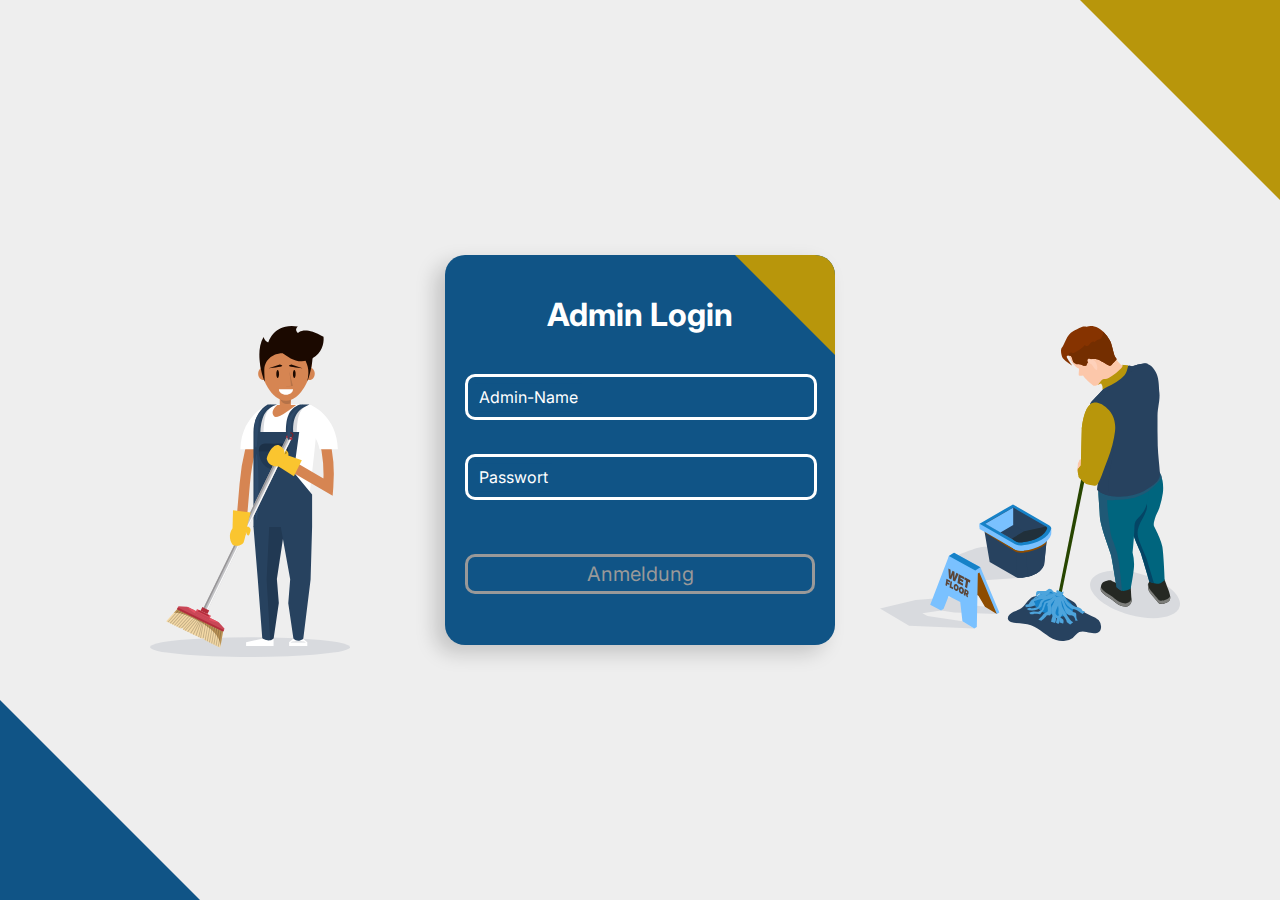
<file: admin/index.html>
<!DOCTYPE html>
<html lang="en">
<head>
    <meta charset="UTF-8">
    <meta name="viewport" content="width=device-width, initial-scale=1.0">
    <link rel="stylesheet" href="style.css">
    <title>Login page</title>
</head>
<body>
    <form action="admin/dashboard.html">
        <div class="box">
            <h2>Admin Login</h2>
            <div class="input-box">
                <input type="text" required id="admin" autocomplete="off">
                <label>Admin-Name</label>
            </div>
            <div class="input-box">
                <input type="password" required id="pass" autocomplete="off">
                <label for="">Passwort</label>
            </div>
            <div class="subm">
                <input type="submit" value="Anmeldung" disabled id="submit" >
            </div>
        </div>
        <div class="claen-1">
            <img src="3.svg">
        </div>
        <div class="claen">
            <img src="SVG/Asset 4.svg" >
        </div>
    </form>
    <script>
        function alter(){
            let admin = document.getElementById("admin").value;
            let pass = document.getElementById("pass").value;
            let submit = document.getElementById("submit");
            if(pass.length >= 8 && admin.length != 0)
            {
                submit.removeAttribute("disabled");
                console.log("pass");
            }
            else
            {
                submit.disabled=true;
            }
        }
        document.getElementById("admin").addEventListener("input" , alter)
        document.getElementById("pass").addEventListener("input" , alter)
    </script>
</body>
</html>
</file>
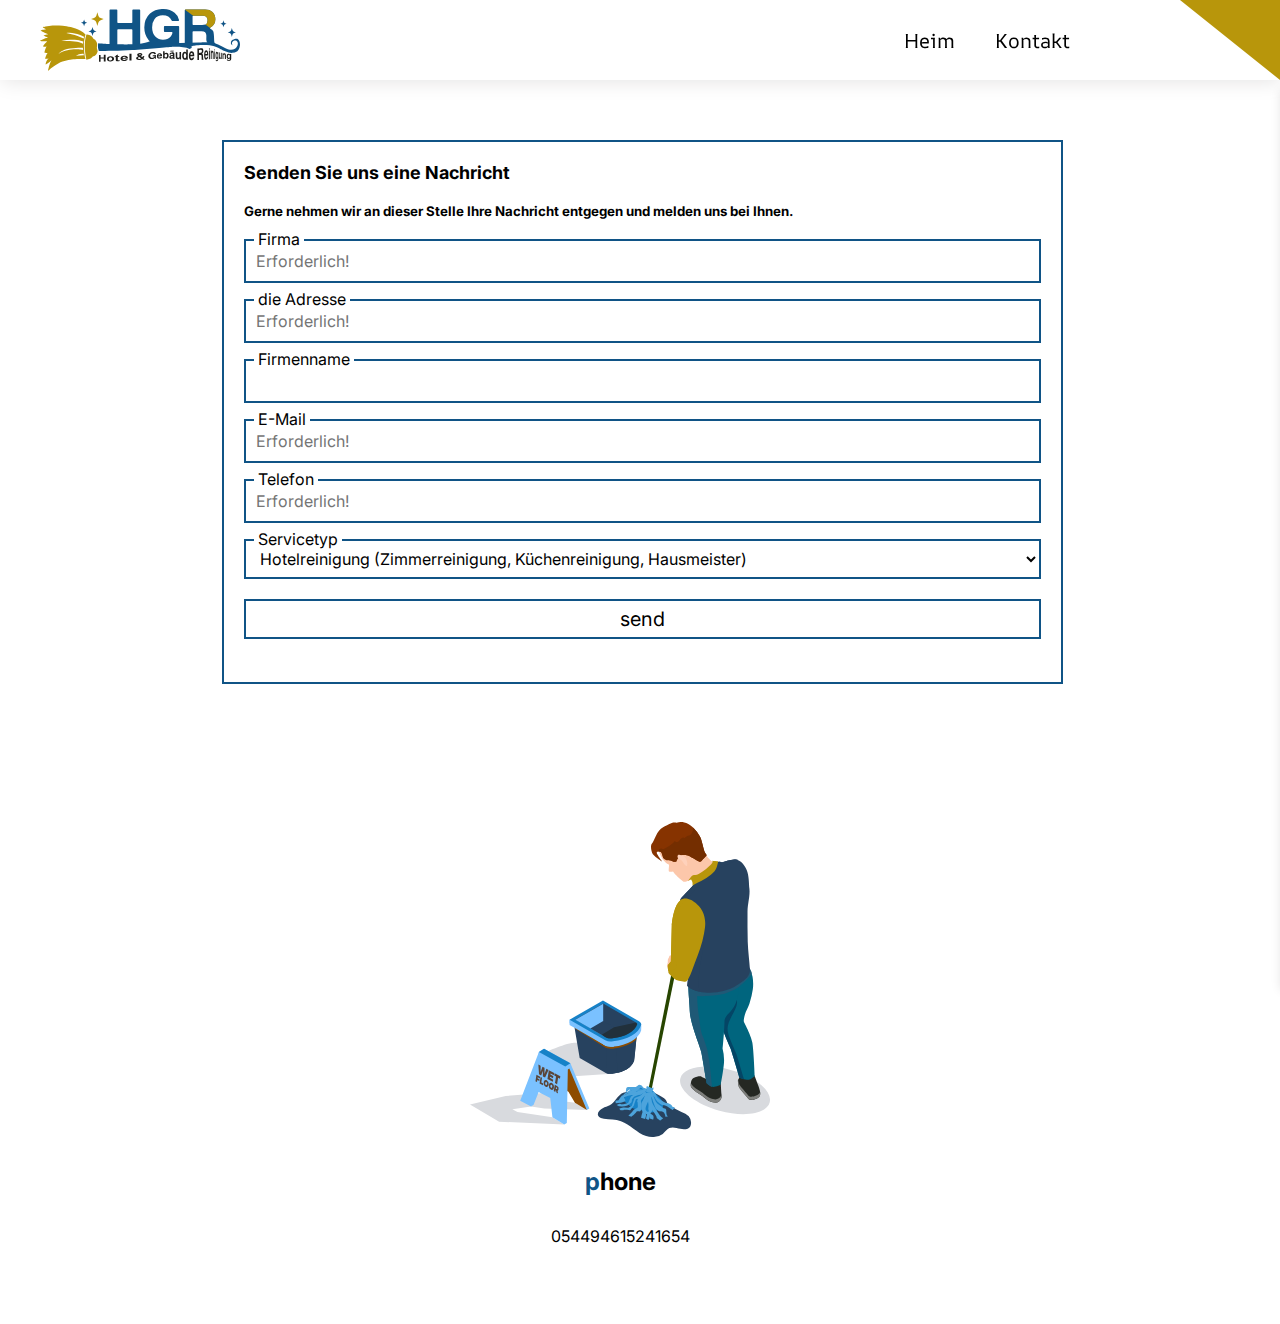
<file: contact.html>
<!DOCTYPE html>
<html lang="en">
<head>
    <meta charset="UTF-8">
    <meta name="viewport" content="width=device-width, initial-scale=1.0">
    <link rel="stylesheet" href="style.css">
    <link rel="stylesheet" href="https://maxst.icons8.com/vue-static/landings/line-awesome/line-awesome/1.3.0/css/line-awesome.min.css">

    <link rel="stylesheet" href="contact.css">
    <title>Document</title>
</head>
<body id="body">
    <input type="checkbox" id="checkbox">
    <header>
        <a href="index.html" class="head">Heim</a>
        <a href="contact.html" class="head">Kontakt</a>
        <!-- <a href="" class="head">Über uns</a> -->
        <a href=""><img src="logo.svg"></a>
        <a href="#" class="mnue" id="mnue"><i class="las la-bars"></i></a>
    </header>
    <div class="menue">
        <a href="index.html">Heim</a>
        <!-- <a href="">Über uns</a> -->
        <a href="contact.html">Kontakt</a>
    </div>
    <main>
        <div class="container">
            <div class="img-contact">
                <img src="Asset 4.svg" alt="">
                <h3>phone</h3>
                <p>054494615241654</p>
            </div>
            <form action="">
                <div class="box-contact">
                    <h6>Senden Sie uns eine Nachricht</h6>
                    <h5>Gerne nehmen wir an dieser Stelle Ihre Nachricht entgegen und melden uns bei Ihnen.</h5>
                    <div class="div-input-contact">
                        <input type="text" placeholder="Erforderlich!" required>
                        <label for="">Firma</label>
                    </div>
                    <div class="div-input-contact">
                        <input type="text" placeholder="Erforderlich!" required>
                        <label for="">die Adresse</label>
                    </div>
                    <div class="div-input-contact">
                        <input type="text" >
                        <label for="">Firmenname</label>
                    </div>
                    <div class="div-input-contact">
                        <input type="email" placeholder="Erforderlich!" required>
                        <label for="">E-Mail</label>
                    </div>
                    <div class="div-input-contact">
                        <input type="number" placeholder="Erforderlich!" required>
                        <label for="">Telefon</label>
                    </div>
                    <div class="div-input-contact">
                        <label for="">Servicetyp</label>
                        <select name="" id="" required>
                            <option value="salem">Hotelreinigung (Zimmerreinigung, Küchenreinigung, Hausmeister)</option>
                            <option value="salem">Schulreinigung (Klassenzimmer, Flure, Badezimmer, Treppen, Aufzüge, Büros)</option>
                            <option value="salem">Kindergartenreinigung (Klassenzimmer, Flure, Badezimmer, Treppen, Aufzüge, Schreibtische)</option>
                            <option value="salem">Reinigung von Regierungs- und Firmengebäuden (Flure, Badezimmer, Treppen, Aufzüge, Büros)</option>
                            <option value="salem">Supermarktreinigung</option>
                            <option value="salem">Ansonsten</option>
                        </select>
                    </div>
                    <div class="div-input-contact">
                        <button>send</button>
                    </div>
                </div>
            </form>
        </div>
    </main>
    <script>
        let mnue = document.getElementById("mnue");
        let checkbox = document.getElementById("checkbox");
        let body = document.getElementById("body");
        mnue.onclick = chang;
        function chang() {
            if (!checkbox.checked) {
                body.style.overflow = "hidden";
            } else {
                body.style.overflow = "scroll";
                body.style.overflowX = "hidden";
            }
            checkbox.toggleAttribute("checked");
        }
    </script>
</body>

</html>
</file>
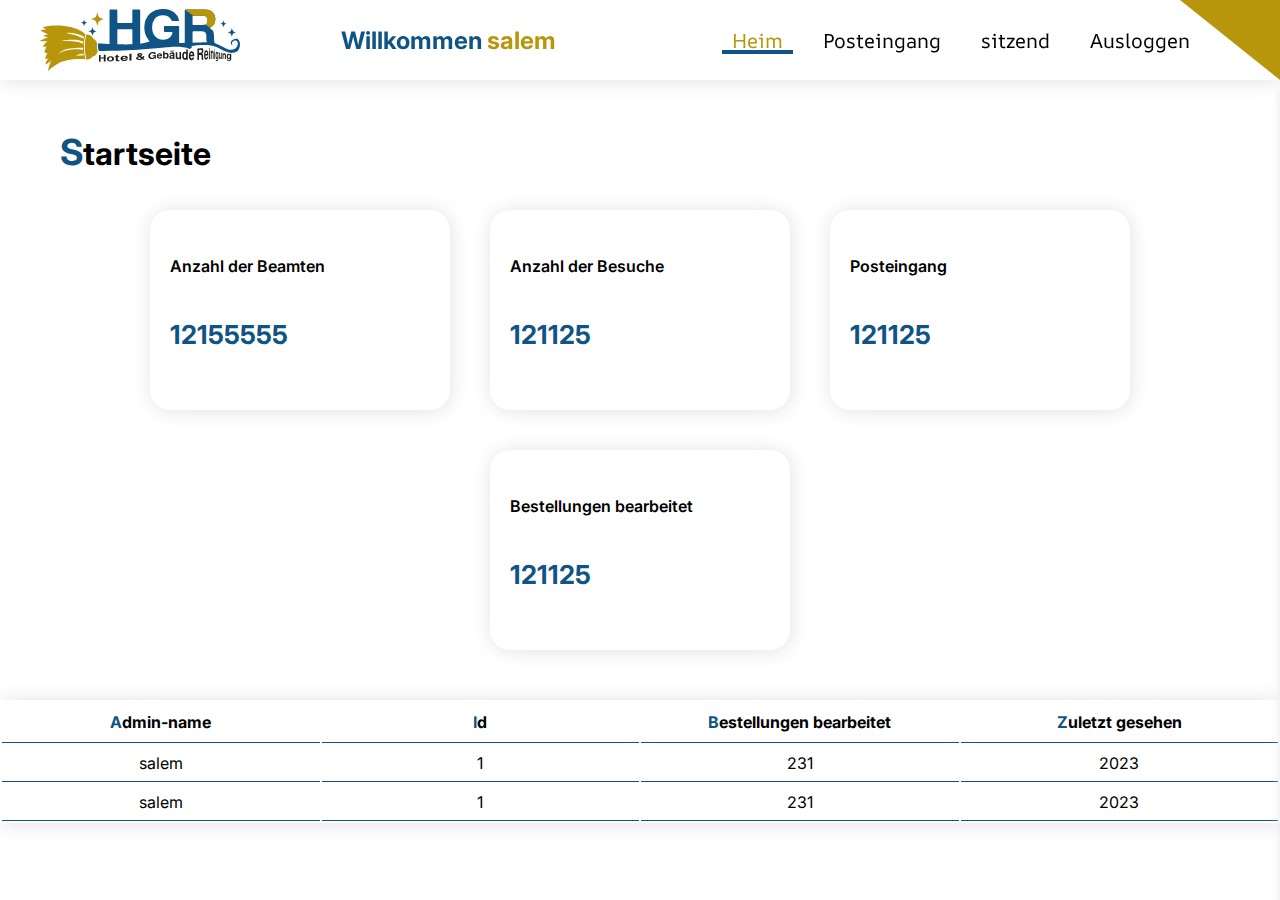
<file: admin/admin/dashboard.html>
<!DOCTYPE html>
<html lang="en">
<head>
    <meta charset="UTF-8">
    <meta name="viewport" content="width=device-width, initial-scale=1.0">
    <link rel="stylesheet" href="style.css">
    <link rel="stylesheet" href="https://maxst.icons8.com/vue-static/landings/line-awesome/line-awesome/1.3.0/css/line-awesome.min.css">
    <title>Dashboard</title>
</head>
<body id="body">
    <input type="checkbox" id="checkbox" >
    <header>
        <b><o style="color: #105486;">Willkommen</o> salem</b>
        <a href="" class="head color"><span ></span>Heim</a>
        <a href="mail.html" class="head">Posteingang</a>
        <a href="setting.html" class="head">sitzend</a>
        <a href="../index.html" class="head">Ausloggen</a>
        <a href=""><img src="logo.svg"></a>
        <a href="#" class="mnue" id="mnue"><i class="las la-bars"></i></a>
    </header>
    <div class="menue">
        <a href="dashboard.html">Heim</a>
        <a href="mail.html">Posteingang</a>
        <a href="setting.html">sitzend</a>
        <a href="../index.html">Ausloggen</a>
    </div>

    <div class="div-box">
        <h2>Startseite</h2>
        <div class="slide">
            <i class="las la-users-cog"></i>
            <p>Anzahl der Beamten</p>
            <h3>12155555</h3>
        </div>
        <div class="slide">
            <i class="las la-users"></i>
            <p>Anzahl der Besuche</p>
            <h3>121125</h3>
        </div>
        <div class="slide">
            <i class="lar la-envelope"></i>
            <p>Posteingang</p>
            <h3>121125</h3>
        </div>
        <div class="slide">
            <i class="las la-exchange-alt"></i>
            <p>Bestellungen bearbeitet</p>
            <h3>121125</h3>
        </div>
    </div>
    <table>
        <tr> <th>Admin-name</th> <th>Id</th> <th>Bestellungen bearbeitet</th> <th>Zuletzt gesehen</th></tr>
        <tr><td>salem</td> <td>1</td> <td>231</td> <td>2023</td></tr>
        <tr><td>salem</td> <td>1</td> <td>231</td> <td>2023</td></tr>
    </table>
    <script>
        let mnue = document.getElementById("mnue");
        let checkbox = document.getElementById("checkbox");
        let body =document.getElementById("body");
        mnue.onclick = chang;
        function chang () {
            if(!checkbox.checked) {
                body.style.overflow = "hidden";
            } else {
                body.style.overflow = "scroll";
                body.style.overflowX = "hidden";
            }
            checkbox.toggleAttribute("checked");
        }
    </script>
</body>
</html>
</file>
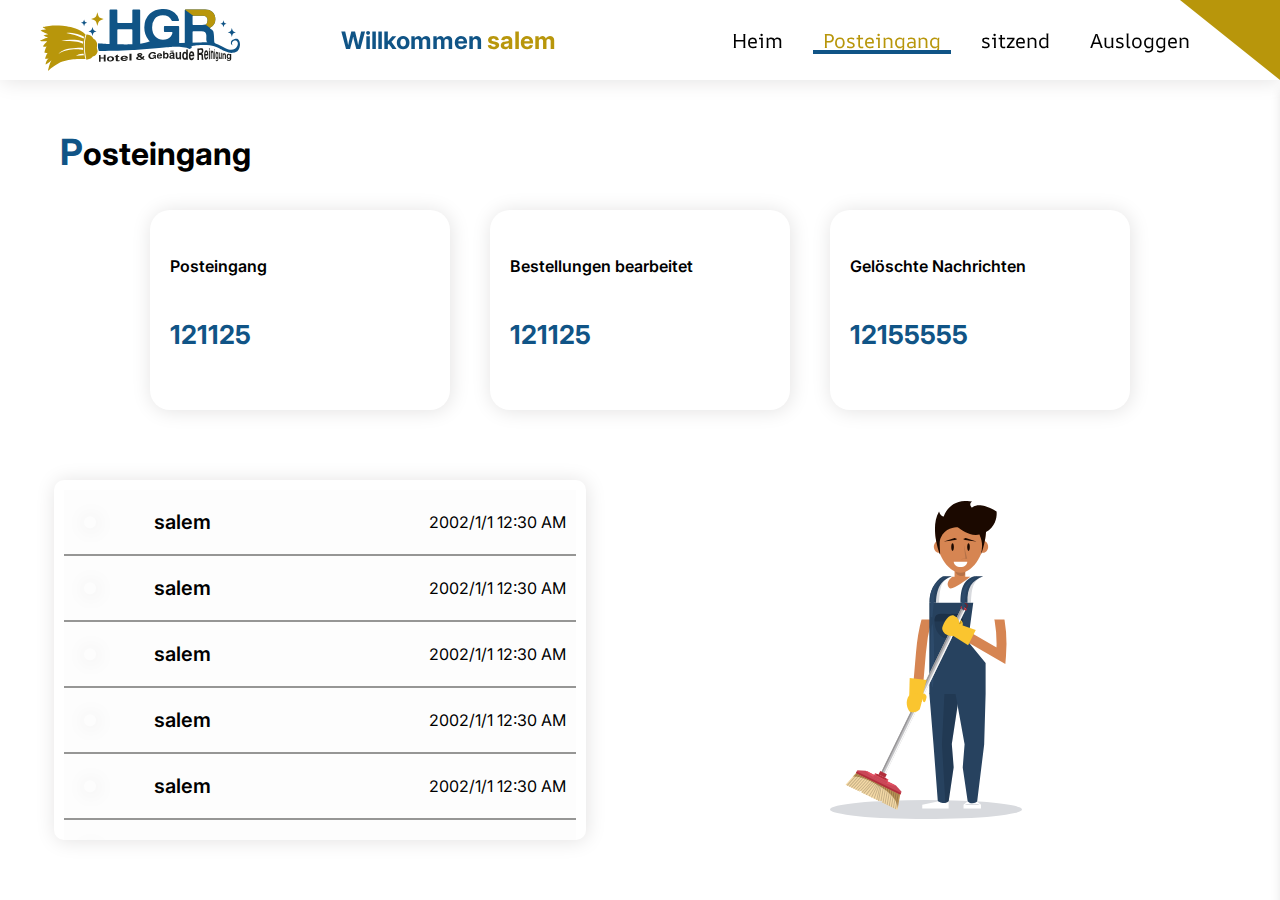
<file: admin/admin/mail.html>
<!DOCTYPE html>
<html lang="en">
<head>
    <meta charset="UTF-8">
    <meta name="viewport" content="width=device-width, initial-scale=1.0">
    <link rel="stylesheet" href="mail.css">
    <link rel="stylesheet" href="style.css">
    <link rel="stylesheet" href="https://maxst.icons8.com/vue-static/landings/line-awesome/line-awesome/1.3.0/css/line-awesome.min.css">
    <title>Document</title>
</head>
<body id="body">
    <input type="checkbox" id="checkbox" >
    <header>
        <b><o style="color: #105486;">Willkommen</o> salem</b>
        <a href="dashboard.html" class="head">Heim</a>
        <a href="mail.html" class="head color"><span ></span>Posteingang</a>
        <a href="setting.html" class="head">sitzend</a>
        <a href="../index.html" class="head">Ausloggen</a>
        <a href=""><img src="logo.svg"></a>
        <a href="#" class="mnue" id="mnue"><i class="las la-bars"></i></a>
    </header>
    <div class="menue">

        <a href="dashboard.html">Heim</a>
        <a href="mail.html">Posteingang</a>
        <a href="setting.html">sitzend</a>
<a href="../index.html">Ausloggen</a>
    </div>


    <div class="div-box">
        <h2>Posteingang</h2>
        <div class="slide">
            <i class="lar la-envelope"></i>
            <p>Posteingang</p>
            <h3>121125</h3>
        </div>
        <div class="slide">
            <i class="las la-exchange-alt"></i>
            <p>Bestellungen bearbeitet</p>
            <h3>121125</h3>
        </div>
        <div class="slide">
            <i class="lar la-trash-alt"></i>
            <p>
                Gelöschte Nachrichten
            </p>
            <h3>12155555</h3>
        </div>
    </div>
    <div class="div-ul">
        <ul type="none" id="ul1">
            <a href="mailll.html"> <li>
                <i class="lar la-envelope"></i>
                <p> salem </p>
                <div class="date">
                    2002/1/1 12:30 AM
                </div>
            </li></a>
            <a href="mailll.html"> <li>
                <i class="lar la-envelope"></i>
                <p> salem </p>
                <div class="date">
                    2002/1/1 12:30 AM
                </div>
            </li></a>
            <a href="mailll.html"> <li>
                <i class="lar la-envelope"></i>
                <p> salem </p>
                <div class="date">
                    2002/1/1 12:30 AM
                </div>
            </li></a>
            <a href="mailll.html"> <li>
                <i class="lar la-envelope"></i>
                <p> salem </p>
                <div class="date">
                    2002/1/1 12:30 AM
                </div>
            </li></a>
            <a href="mailll.html"> <li>
                <i class="lar la-envelope"></i>
                <p> salem </p>
                <div class="date">
                    2002/1/1 12:30 AM
                </div>
            </li></a>
            <a href="mailll.html"> <li>
                <i class="lar la-envelope"></i>
                <p> salem </p>
                <div class="date">
                    2002/1/1 12:30 AM
                </div>
            </li></a>
            <a href="mailll.html"> <li>
                <i class="lar la-envelope"></i>
                <p> salem </p>
                <div class="date">
                    2002/1/1 12:30 AM
                </div>
            </li></a>
            <a href="mailll.html"> <li>
                <i class="lar la-envelope"></i>
                <p> salem </p>
                <div class="date">
                    2002/1/1 12:30 AM
                </div>
            </li></a>
            <a href="mailll.html"> <li>
                <i class="lar la-envelope"></i>
                <p> salem </p>
                <div class="date">
                    2002/1/1 12:30 AM
                </div>
            </li></a>
            <a href="mailll.html"> <li>
                <i class="lar la-envelope"></i>
                <p> salem </p>
                <div class="date">
                    2002/1/1 12:30 AM
                </div>
            </li></a>
            <a href="mailll.html"> <li>
                <i class="lar la-envelope"></i>
                <p> salem </p>
                <div class="date">
                    2002/1/1 12:30 AM
                </div>
            </li></a>
        </ul>
        <div class="div-image">
            <img src="3.svg" alt="">
        </div>
    </div>
    <script>
        var li = Array.from(document.querySelectorAll("#ul li"));
        var li1 = Array.from(document.querySelectorAll("#ul1 li"));
        change(li);
        change(li1);
        function change (li) {
        var n_li = li.length;
        var i = 1;
            li.forEach(x => {
        i++;
        if(i-1 == n_li)
        {
            x.style.border = "none"; 
        }
        });
        }
        li.forEach(x => {
        var n_li = li.length;
        var i = 1;
        i++;
        if(i-1 == n_li)
        {
            x.style.border = "none"; 
        }
        });

    </script>

<script>
    let mnue = document.getElementById("mnue");
    let checkbox = document.getElementById("checkbox");
    let body =document.getElementById("body");
    mnue.onclick = chang;
    function chang () {
        if(!checkbox.checked) {
            body.style.overflow = "hidden";
        } else {
            body.style.overflow = "scroll";
            body.style.overflowX = "hidden";
        }
        checkbox.toggleAttribute("checked");
    }
</script>

</body>
</html>
</file>
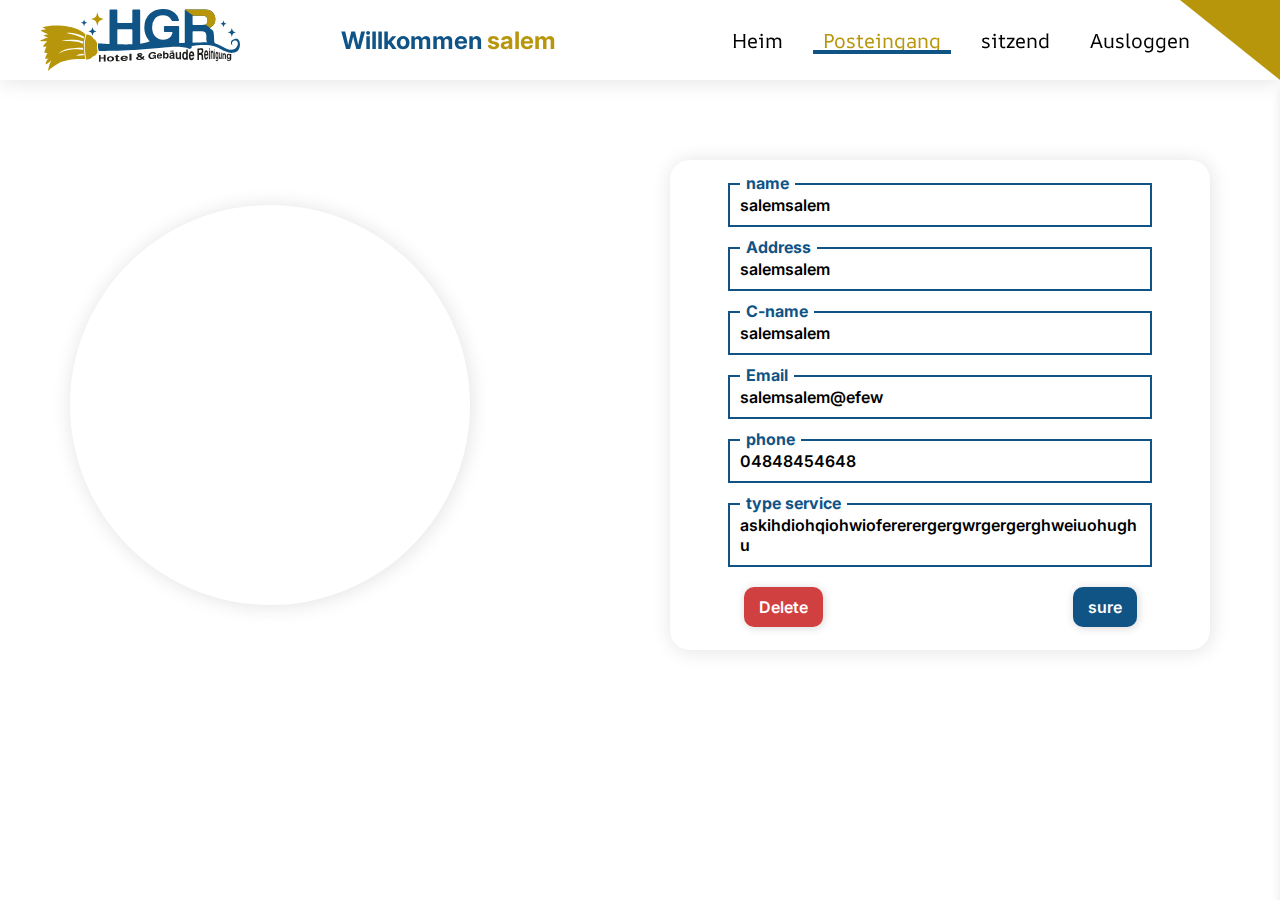
<file: admin/admin/mailll.html>
<!DOCTYPE html>
<html lang="en">
<head>
    <meta charset="UTF-8">
    <meta name="viewport" content="width=device-width, initial-scale=1.0">
    <link rel="stylesheet" href="style.css">
    <link rel="stylesheet" href="https://maxst.icons8.com/vue-static/landings/line-awesome/line-awesome/1.3.0/css/line-awesome.min.css">

    <style>
@import url('https://fonts.googleapis.com/css2?family=AR+One+Sans:wght@600&family=Caprasimo&family=Inter:wght@300;600;900&family=Phudu:wght@800&display=swap');

*{
    font-family: 'AR One Sans', sans-serif;
    font-family: 'Caprasimo', cursive;
    font-family: 'Phudu', cursive; 
    font-family: 'Inter', sans-serif;
    padding: 0;
    margin: 0;
}
body {
    overflow-x: hidden;
}
.div-alter {
    width: 100%;
    top: 120px;
    z-index: 0;
    position: relative;
    display: flex;
    padding-top: 40px;
    padding-bottom: 40px;
    justify-content: center;
    align-items: center;
    gap: 200px;
    flex-wrap: wrap;
}
.div-alter .div-img {
    width: 400px;
    height: 400px;
    display: flex;
    align-items: center;
    justify-content: center;
    border-radius: 50%;
    box-shadow: 1px 1px 20px #e3e2e2 ; 
    flex-direction: column;

}
.div-alter .div-img i {
    font-size: 300px;
    color: #105486;
}

.div-alter .div-input {
    width: 500px;
    height: 450px;
    box-shadow: 1px 1px 20px #e3e2e2 ; 
    display: flex;
    justify-content: center;
    flex-direction: column;
    align-items: center;
    position: relative;
    gap: 20px;
    padding: 20px;
    border-radius: 20px;
    /* padding-bottom: 40px; */
}
.div-alter .div-input .div-name {
    border:2px solid #105486;
    width: 80%;
    height: 40px;
    padding: 0px 10px;
    position: relative;
    display: flex;
    align-items: center;
}
.div-alter .div-input .div-name h4 {
    position: absolute;
    background-color: #fff;
    padding: 0px 6px;
    top: -30%;
    user-select: none;
    pointer-events: none;
    color: #105486;
}
.div-alter .div-input .div-name p {
    font-weight: 600;
    width: 100%;
    /* flex-wrap: wrap; */
    word-wrap: break-word;
}
.div-alter .div-input .div-name:nth-child(6) {
    height: 60px;
}
.div-alter .div-input .div-name:nth-child(6) h4{
    top: -20%;
}
.div-box-box {
    width: 100%;
    height: 40px;
    display: flex;
    justify-content: center;
    align-items: center;
    gap: 50%;
}
.div-box-box a {
    text-decoration: none;
}
.div-box-box a input{
    padding: 10px 15px;
    border: none;
    font-size: 16px;
    font-weight: 600;
    color: #fff;
    background-color: rgb(209, 64, 64);
    border-radius: 10px;
    box-shadow: 1px 1px 10px #d6d6d6 ;
    cursor: pointer;
}
.div-box-box a input:hover {
    opacity: 90%;
}

@media (min-width: 1100px ) and (max-width: 1200px) {
    .div-alter {
        gap: 100px;
    }
}
@media (min-width: 1000px ) and (max-width: 1100px) {
    .div-alter {
        gap: 50px;
    }
}
@media (min-width: 600px ) and (max-width: 1000px) {
    .div-alter .div-img {
        display: none;
    }
}
@media (min-width: 450px ) and (max-width: 600px) {
    .div-alter .div-img {
        display: none;
    }

    .div-alter .div-input {
        width: 80%;
    }

    .div-box-box {
        gap: 25%;
    }
}
@media (min-width: 0px ) and (max-width: 450px) {
    .div-alter .div-img {
        display: none;
    }

    .div-alter .div-input {
        width: 80%;
    }

    .div-box-box {
        gap: 25%;
    }

    .div-alter .div-input .div-name p {
        font-size: 14px;
    }
}

    </style>
    <title>Document</title>
</head>
    <body id="body">
        <input type="checkbox" id="checkbox" >
        <header>
            <b><o style="color: #105486;">Willkommen</o> salem</b>
            <a href="dashboard.html" class="head ">Heim</a>
            <a href="mail.html" class="head color"><span ></span>Posteingang</a>
            <a href="setting.html" class="head ">sitzend</a>
            <a href="../index.html" class="head">Ausloggen</a>
            <a href=""><img src="logo.svg"></a>
            <a href="#" class="mnue" id="mnue"><i class="las la-bars"></i></a>
        </header>
        <div class="menue">
    
            <a href="dashboard.html">Heim</a>
            <a href="mail.html">Posteingang</a>
            <a href="setting.html">sitzend</a>
            <a href="../index.html">Ausloggen</a>
        </div>
    
        <div class="div-alter">
            <div class="div-img">
                <i class="lar la-envelope"></i>
            </div>
            
            <div class="div-input">
                <div class="div-name">
                    <h4>name</h4>
                    <p>salemsalem</p>
                </div>
                <div class="div-name">
                    <h4>Address</h4>
                    <p>salemsalem</p>
                </div>
                <div class="div-name">
                    <h4>C-name</h4>
                    <p>salemsalem</p>
                </div>
                <div class="div-name">
                    <h4>Email</h4>
                    <p>salemsalem@efew</p>
                </div>
                <div class="div-name">
                    <h4>phone</h4>
                    <p>04848454648</p>
                </div>
                <div class="div-name address">
                    <h4>type service</h4>
                    <p>askihdiohqiohwiofererergergwrgergerghweiuohughu</p>
                </div>
                
                <div class="div-box-box">
                    <a href="">
                    <input type="submit" required value="Delete">
                    </a>
                    <a href="">
                    <input type="submit" required value="sure" style="background-color: #105486;">
                    </a>
                </div>
            </div>

        </div>
        <script>
            let mnue = document.getElementById("mnue");
            let checkbox = document.getElementById("checkbox");
            let body =document.getElementById("body");
            mnue.onclick = chang;
            function chang () {
                if(!checkbox.checked) {
                    body.style.overflow = "hidden";
                } else {
                    body.style.overflow = "scroll";
                    body.style.overflowX = "hidden";
                }
                checkbox.toggleAttribute("checked");
            }
        </script>
</body>
</html>
</file>
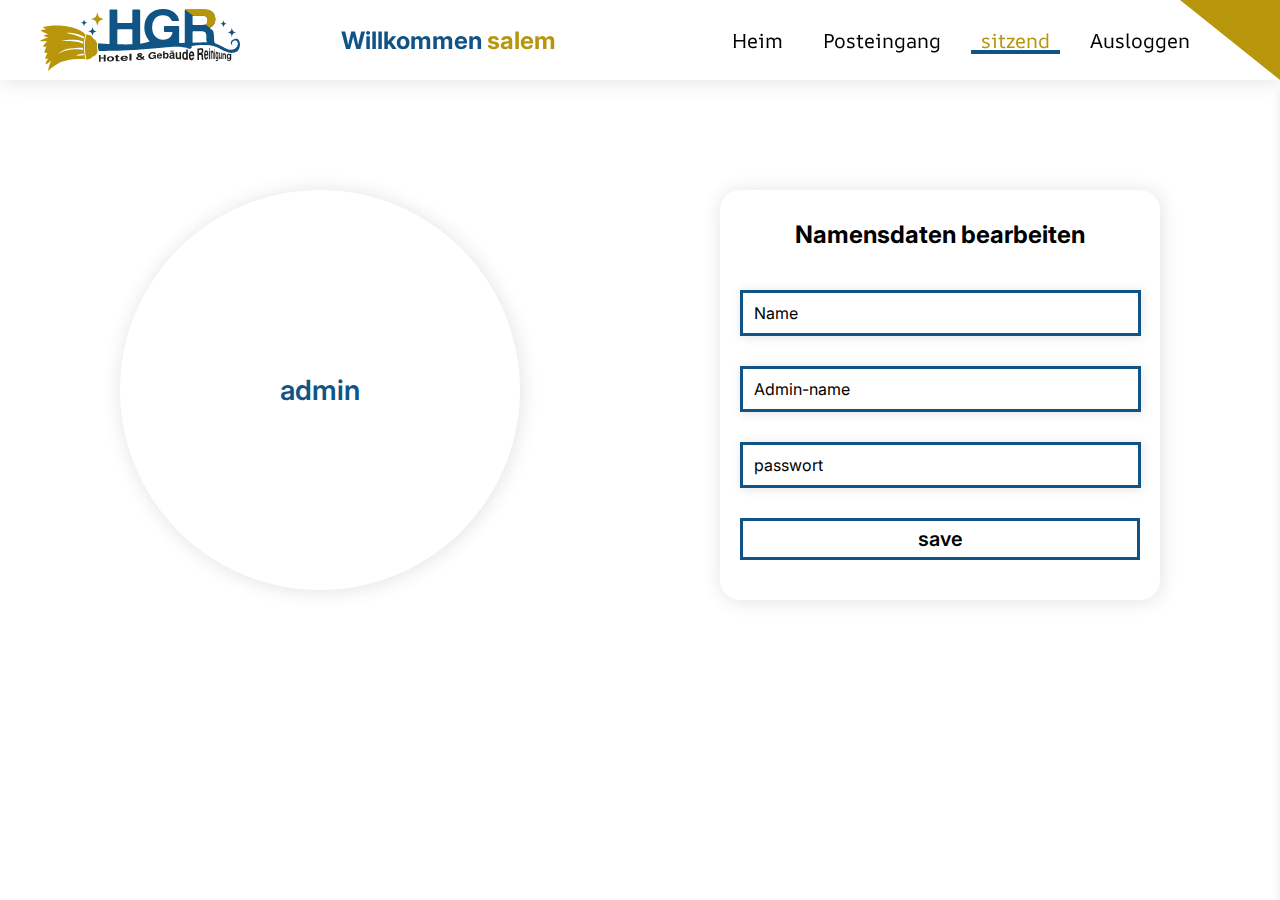
<file: admin/admin/message.html>
<!DOCTYPE html>
<html lang="en">
<head>
    <meta charset="UTF-8">
    <meta name="viewport" content="width=device-width, initial-scale=1.0">
    <link rel="stylesheet" href="style.css">
    <style>
        @import url('https://fonts.googleapis.com/css2?family=AR+One+Sans:wght@600&family=Caprasimo&family=Inter:wght@300;600;900&family=Phudu:wght@800&display=swap');

*{
    font-family: 'AR One Sans', sans-serif;
    font-family: 'Caprasimo', cursive;
    font-family: 'Phudu', cursive; 
    font-family: 'Inter', sans-serif;
    padding: 0;
    margin: 0;
}
body {
    overflow-x: hidden;
}
.div-alter {
    width: 100%;
    top: 150px;
    z-index: 0;
    position: relative;
    display: flex;
    padding-top: 40px;
    padding-bottom: 40px;
    justify-content: center;
    gap: 200px;
    flex-wrap: wrap;
}
.div-alter .div-img {
    width: 400px;
    height: 400px;
    display: flex;
    align-items: center;
    justify-content: center;
    border-radius: 50%;
    box-shadow: 1px 1px 20px #e3e2e2 ; 
    flex-direction: column;

}
.div-alter .div-img i {
    font-size: 200px;
}

.div-alter .div-img p {
    font-size: 28px;
    font-weight: 600;
    color: #105486;
}

.div-alter .div-input {
    width: 400px;
    height: 350px;
    box-shadow: 1px 1px 20px #e3e2e2 ; 
    display: flex;
    justify-content: end;
    flex-direction: column;
    align-items: center;
    position: relative;
    gap: 30px;
    padding: 20px;
    border-radius: 20px;
    padding-bottom: 40px;
}
.div-alter .div-input h3 {
    position: absolute;
    top: 30px;
    font-size: 24px ;
}
.div-alter .div-input .div-box-box {
    position: relative;
    width: 100%;
}
.div-alter .div-input .div-box-box:nth-child(5) {
    overflow: hidden;
    width: 100%;
    transition: .1s;
}

.div-alter .div-input .div-box-box input {
    width: 93.7%;
    height: 40px;
    /* border-radius: 10px; */
    outline: none;
    border: 3px solid #105486;
    box-shadow: 1px 1px 10px #e3e2e2 ; 
    padding: 0px 10px;
    font-size: 22px;
}

.div-alter .div-input .div-box-box:nth-child(5) input {
    width: 100%;
    height: 42px;
    background-color: transparent;
    font-size: 20px;
    font-weight: 600;
    cursor: pointer;
    overflow: hidden;
    border-radius: 0;
}
.div-alter .div-input .div-box-box:nth-child(5) input:hover {
    color: #fff;
    transition: .2s;

}
.div-alter .div-input .div-box-box:nth-child(5)::after {
    content: "";
    position: absolute;
    width: 100%;
    height: 42px;
    background-color: #105486;
    top: 0;
    left: 0;
    transform: rotate(90deg);
    transform-origin: top left;
    z-index: -1;
    transition: .2s;
}
.div-alter .div-input .div-box-box:nth-child(5):hover::after {
    content: "";
    position: absolute;
    width: 100%;
    height: 42px;
    background-color: #105486;
    top: 0;
    transform: rotate(0deg);
    transform-origin: top left;
    transition: .1s;
}

.div-alter .div-input .div-box-box label {
    position: absolute;
    top: 50%;
    left: 10px;
    transform: translate(0,-50%);
    background-color: #fff;
    padding: 2px 4px;
    transition: .2s;
    pointer-events: none;
}
.div-alter .div-input .div-box-box input:focus ~ label,
.div-alter .div-input .div-box-box input:valid ~ label {
    top: 0;
    transition: .2s;
}


@media (min-width: 600px) and (max-width: 1100px){
    .div-alter .div-img {
        display: none;
    }
}
@media (min-width: 500px) and (max-width: 600px){
    .div-alter .div-img {
        display: none;
    }
}
@media (min-width: 375px) and (max-width: 500px){
    .div-alter .div-img {
        display: none;
    }
    .div-alter .div-input {
        width: 300px;
    }

    .div-alter .div-input h3 {
    position: absolute;
    top: 30px;
    font-size: 20px ;
}
.div-alter .div-input .div-box-box input {
    width: 91.7%;
    font-size: 16px;
}
}
@media (min-width: 0px) and (max-width: 375px){
    .div-alter .div-img {
        display: none;
    }
    .div-alter .div-input {
        width: 250px;
    }

    .div-alter .div-input h3 {
    position: absolute;
    top: 30px;
    font-size: 18px ;
}
.div-alter .div-input .div-box-box input {
    width: 90.7%;
    font-size: 16px;
}
}
    </style>
    <link rel="stylesheet" href="https://maxst.icons8.com/vue-static/landings/line-awesome/line-awesome/1.3.0/css/line-awesome.min.css">
    <title>Document</title>
</head>
<body id="body">
    <input type="checkbox" id="checkbox" >
    <header>
        <b><o style="color: #105486;">Willkommen</o> salem</b>
        <a href="dashboard.html" class="head ">Heim</a>
        <a href="mail.html" class="head">Posteingang</a>
        <a href="setting.html" class="head color"><span ></span>sitzend</a>
        <a href="../index.html" class="head">Ausloggen</a>
        <a href=""><img src="logo.svg"></a>
        <a href="#" class="mnue" id="mnue"><i class="las la-bars"></i></a>
    </header>
    <div class="menue">

        <a href="dashboard.html">Heim</a>
        <a href="mail.html">Posteingang</a>
        <a href="setting.html">sitzend</a>
        <a href="../index.html">Ausloggen</a>
    </div>

    <div class="div-alter">
        <div class="div-img">
            <i class="las la-user-tie"></i>
            <p>admin</p>
        </div>
        <div class="div-input">
            <h3>Namensdaten bearbeiten</h3>
            <div class="div-box-box">
                <input type="text" required autocomplete="off">
                <label for="">Name</label>
            </div>
            <div class="div-box-box">
                <input type="text" required autocomplete="off">
                <label for="">Admin-name</label>
            </div>
            <div class="div-box-box">
                <input type="password" required autocomplete="off">
                <label for="">passwort</label>
            </div>
            <div class="div-box-box">
                <input type="submit" required value="save">
            </div>
        </div>
    </div>
    <script>
        let mnue = document.getElementById("mnue");
        let checkbox = document.getElementById("checkbox");
        let body =document.getElementById("body");
        mnue.onclick = chang;
        function chang () {
            if(!checkbox.checked) {
                body.style.overflow = "hidden";
            } else {
                body.style.overflow = "scroll";
                body.style.overflowX = "hidden";
            }
            checkbox.toggleAttribute("checked");
        }
    </script>
</body>
</html>
</file>
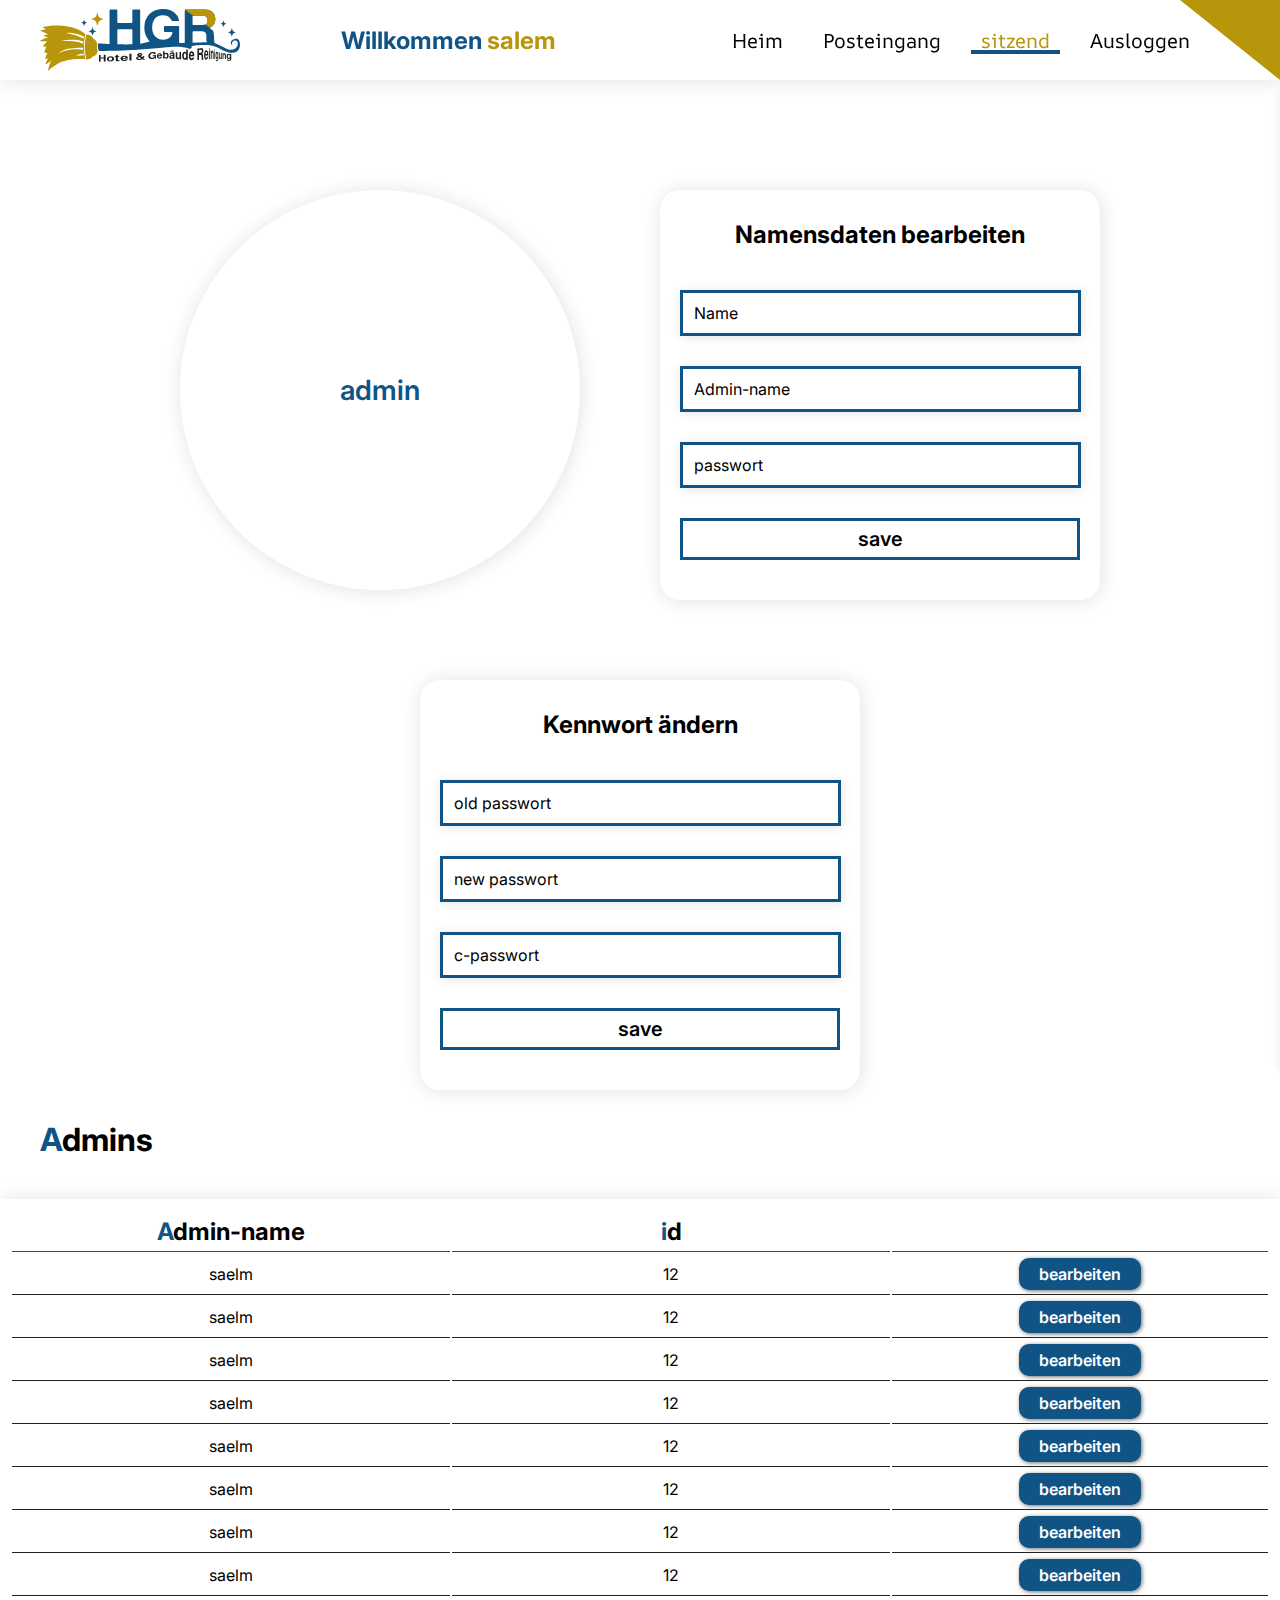
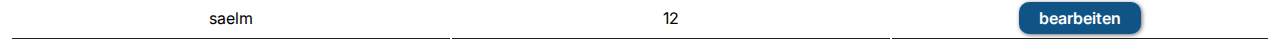
<file: admin/admin/setting.html>
<!DOCTYPE html>
<html lang="en">
<head>
    <meta charset="UTF-8">
    <meta name="viewport" content="width=device-width, initial-scale=1.0">
    <!-- <link rel="stylesheet" href="style.css"> -->
    <link rel="stylesheet" href="setting.css">
    <link rel="stylesheet" href="style.css">
    <link rel="stylesheet" href="https://maxst.icons8.com/vue-static/landings/line-awesome/line-awesome/1.3.0/css/line-awesome.min.css">
    <title>Document</title>
</head>
<body id="body">
    <input type="checkbox" id="checkbox" >
    <header>
        <b><o style="color: #105486;">Willkommen</o> salem</b>
        <a href="dashboard.html" class="head ">Heim</a>
        <a href="mail.html" class="head">Posteingang</a>
        <a href="setting.html" class="head color"><span ></span>sitzend</a>
        <a href="../index.html" class="head">Ausloggen</a>
        <a href=""><img src="logo.svg"></a>
        <a href="#" class="mnue" id="mnue"><i class="las la-bars"></i></a>
    </header>
    <div class="menue">

        <a href="dashboard.html">Heim</a>
        <a href="mail.html">Posteingang</a>
        <a href="setting.html">sitzend</a>
        <a href="../index.html">Ausloggen</a>
    </div>


    <div class="div-alter">
        <div class="div-img">
            <i class="las la-user-tie"></i>
            <p>admin</p>
        </div>
        <div class="div-input">
            <h3>Namensdaten bearbeiten</h3>
            <div class="div-box-box">
                <input type="text" required autocomplete="off">
                <label for="">Name</label>
            </div>
            <div class="div-box-box">
                <input type="text" required autocomplete="off">
                <label for="">Admin-name</label>
            </div>
            <div class="div-box-box">
                <input type="password" required autocomplete="off">
                <label for="">passwort</label>
            </div>
            <div class="div-box-box">
                <input type="submit" required value="save">
            </div>
        </div>
        <div class="div-input" >
            <h3>Kennwort ändern</h3>
            <div class="div-box-box">
                <input type="password" required autocomplete="off">
                <label for="">old passwort</label>
            </div>
            <div class="div-box-box">
                <input type="password" required autocomplete="off">
                <label for="">new passwort</label>
            </div>
            <div class="div-box-box">
                <input type="password" required autocomplete="off">
                <label for="">c-passwort</label>
            </div>
            <div class="div-box-box">
                <input type="submit" required value="save">
            </div>
        </div>
    </div>
    <table>
        <caption>Admins</caption>
        <tr>
            <th>Admin-name</th>
            <th>id</th>
            <th></th>
        </tr>
        <tr>
            <td>saelm</td>
            <td>12</td>
            <td><a href="message.html"><button>bearbeiten</button></a></td>
        </tr>
        <tr>
            <td>saelm</td>
            <td>12</td>
            <td><a href="message.html"><button>bearbeiten</button></a></td>
        </tr>
        <tr>
            <td>saelm</td>
            <td>12</td>
            <td><a href="message.html"><button>bearbeiten</button></a></td>
        </tr>
        <tr>
            <td>saelm</td>
            <td>12</td>
            <td><a href="message.html"><button>bearbeiten</button></a></td>
        </tr>
        <tr>
            <td>saelm</td>
            <td>12</td>
            <td><a href="message.html"><button>bearbeiten</button></a></td>
        </tr>
        <tr>
            <td>saelm</td>
            <td>12</td>
            <td><a href="message.html"><button>bearbeiten</button></a></td>
        </tr>
        <tr>
            <td>saelm</td>
            <td>12</td>
            <td><a href="message.html"><button>bearbeiten</button></a></td>
        </tr>
        <tr>
            <td>saelm</td>
            <td>12</td>
            <td><a href="message.html"><button>bearbeiten</button></a></td>
        </tr>
        <tr>
            <td>saelm</td>
            <td>12</td>
            <td><a href="message.html"><button>bearbeiten</button></a></td>
        </tr>

    </table>

    <script>
        let mnue = document.getElementById("mnue");
        let checkbox = document.getElementById("checkbox");
        let body =document.getElementById("body");
        mnue.onclick = chang;
        function chang () {
            if(!checkbox.checked) {
                body.style.overflow = "hidden";
            } else {
                body.style.overflow = "scroll";
                body.style.overflowX = "hidden";
            }
            checkbox.toggleAttribute("checked");
        }
    </script>
</body>
</html>
</file>
<file: admin/style.css>
@import url('https://fonts.googleapis.com/css2?family=AR+One+Sans:wght@600&family=Caprasimo&family=Inter:wght@300;600;900&family=Phudu:wght@800&display=swap');

*{
    font-family: 'AR One Sans', sans-serif;
    font-family: 'Caprasimo', cursive;
    font-family: 'Phudu', cursive;
    font-family: 'Inter', sans-serif;
    padding: 0;
    margin: 0;
}
/* #b8960b */
/* #105486 */
body {
    display: flex;
    justify-content: center;
    align-items: center;
    min-height: 100vh;
    overflow: hidden;
    background-color: #eee;
}
form {
    display: flex;
    justify-content: center;
    align-items: center;
}
body::after {
    content: "";
    background-color: #b8960b;
    position: absolute;
    width: 200px;
    height: 200px;
    right: 0;
    top: 0;
    clip-path: polygon(0 0, 100% 100%, 100% 0);
    -webkit-clip-path: polygon(100% 0, 0 0, 100% 100%);
}
body::before {
    content: "";
    background-color: #105486;
    position: absolute;
    width: 200px;
    height: 200px;
    left: 0;
    bottom: 0;
    clip-path: polygon(0 0, 0% 100%, 100% 100%);
    -webkit-clip-path: polygon(0 100%, 0 0, 100% 100%);
}

.box {
    width: 350px;
    height: 350px;
    background-color: #105486 ;
    position: relative;
    padding: 20px ;
    border-radius: 20px;
    box-shadow: -10px 8px 20px #0000002d;
}
.box::after {
    content: "";
    position: absolute;
    top: 0;
    right: 0;
    width: 100px;
    height: 100px;
    background-color: #b8960b;
    border-top-right-radius: 20px;
    clip-path: polygon(0 0, 100% 100%, 100% 0);
    -webkit-clip-path: polygon(100% 0, 0 0, 100% 100%);
}
.box h2 {
    text-align: center;
    color: #fff;
    margin: 20px 0px;
    font-size: 32px;
}
.input-box {
    position: relative;
    width: 100%;
    height: 40px;
    margin-top: 40px;
}
.input-box input {
    position: absolute;
    width: 93%;
    height: 40px;
    outline: none;
    border: 3px solid #fff;
    background-color: transparent;
    border-radius: 10px;
    padding: 0px 10px;
    font-size: 16px;
    color: #fff;
}
.input-box label {
    user-select: none;
    position: absolute;
    left: 10px;
    top: 50%;
    transform: translate(0,-39%);
    font-size: 16px;
    color: #fff;
    padding: 4px;
    background-color: #105486;
    transition: .4s;
    pointer-events: none;
}
.input-box input:focus ~ label,
.input-box input:valid ~ label {
    transform: translate(0,-35px);
    transition: .4s;
}
.subm {
    position: relative;
    width: 100%;
    height: 40px;
    margin-top: 60px;
}
.subm input {
    position: absolute;
    width: 100%;
    height: 40px;
    border-radius: 10px;
    outline: none;
    border: 3px solid #b8960b;
    background-color: transparent;
    color: #fff;
    font-size: 20px;
    cursor: pointer;
    transition: .4s;
}

.subm input:disabled {
    position: absolute;
    width: 100%;
    height: 40px;
    border-radius: 10px;
    outline: none;
    border: 3px solid #999;
    background-color: transparent;
    color: #999;
    font-size: 20px;
    cursor: no-drop;
    transition: .4s;
}

.claen {
    position: absolute;
    width: 100%;
    bottom: 26%;
    display: flex;
    
}

.claen img{
    position: absolute;
    width: 300px;
    /* margin-left: -10px; */
    top: -340px;
    right: 100px;
}

.claen-1 {
    position: absolute;
    width: 100%;
    bottom: 26%;
    display: flex;
}

.claen-1 img{
    position: absolute;
    width: 200px;
    top: -340px;
    left: 150px;
}

@media (min-width: 700px) and (max-width:1275px) {
    .claen img {
        display: none;
    }
    .claen-1 img {
        display: none;
    }
}


@media (min-width: 360px) and (max-width:700px) {
    body {
        min-height: 90vh;
    }
    body::before {
        width: 100px;
        height: 100px;
    }
    body::after {
        width: 100px;
        height: 100px;
    }
    .claen img {
        display: none;
    }
    .claen-1 img {
        display: none;
    }
    .box {
        width: 250px;
    }
    .box h2 {
        font-size: 24px;
    }
    .input-box input {
        width: 91%;
    }
    .subm input {
        font-size: 16px;
    }
    .subm input:disabled {
        font-size: 16px;
    }

}


@media (min-width: 0px) and (max-width:360px) {
    body::before {
        width: 100px;
        height: 100px;
    }
    body::after {
        width: 100px;
        height: 100px;
    }
    .claen img {
        display: none;
    }
    .claen-1 img {
        display: none;
    }
    .box {
        width: 220px;
    }
    .box h2 {
        font-size: 24px;
    }
    .input-box input {
        width: 90%;
    }
    .subm input {
        font-size: 16px;
    }
    .subm input:disabled {
        font-size: 16px;
    }
}
</file>
<file: style.css>
@import url('https://fonts.googleapis.com/css2?family=AR+One+Sans:wght@600&family=Caprasimo&family=Inter:wght@300;600;900&family=Phudu:wght@800&display=swap');

*{
    font-family: 'AR One Sans', sans-serif;
    font-family: 'Caprasimo', cursive;
    font-family: 'Phudu', cursive; 
    font-family: 'Inter', sans-serif;
    padding: 0;
    margin: 0;
}
body {
    overflow-x: hidden;

}

header {
    display: flex;
    justify-content: right;
    align-items: center;
    position: fixed;
    background-color: #fff;
    width: 100%;
    height: 80px;
    box-shadow: 1px 1px 20px #e3e2e2 ; 
    z-index: 1111;
    position: absolute;
    top: 0;
    left: 0;
}
header::after {
    content: "";
    position: absolute;
    width: 100px;
    height: 100%;
    background-color: #b8960b;
    right: 0;
    clip-path: polygon(100% 100%,0 0%,100% 0%);
    transition: .4s;
}

.menue {
    position: fixed;
    /* background-color: #105486; */
    /* background: linear-gradient(to bottom, #105486 , #fff 200%); */
    height: 100%;
    width: 400px;
    top: 80px;
    right: 0;
    transition: .6s;
    transform: translateX(400px);
    z-index: 111;
    backdrop-filter: blur(20px);
    box-shadow: 1px 10px 10px #e3e2e2;
}

.menue a {
    position: absolute;
    right: 0;
    width: 80%;
    height: 80px;
    background-color: #b8960b;
    display: flex;
    justify-content: center;
    align-items: center;
    text-decoration: none;
    font-size: 24px;
    font-weight: 800;
    color: #fff;
    border-top-left-radius: 40px;
    border-bottom-left-radius: 40px;
}
.menue a:nth-child(1) {
    top: 80px;
}
.menue a:nth-child(2) {
    top: 200px;
}
.menue a:nth-child(3) {
    top: 320px;
}
.menue a:nth-child(4) {
    top: 440px;
    background-color: #105486;
}
header img {
    position: absolute;
    width: 200px;
    left: 40px;
    top: 50%;
    transform: translateY(-50%);
}

.head {
    position: relative;
    text-decoration: none;
    font-size: 20px;
    margin-left: 20px;
    color: black;
    padding: 0PX 10px;
    font-family: 'AR One Sans', sans-serif;
    letter-spacing: 0px;
    overflow: hidden;
    right: 200px;
}
.head::after {
    content: "";
    position: absolute;
    width: 100%;
    height: 4px;
    left: 0;
    bottom: 0;
    background-color: #105486;
    transform: translateX(-110%);
    transition: .2s;
}
.head:hover::after {
    transform: translateX(-0%);
    transition: .4s;
}
.head:hover {
    color: #b8960b;
}
header b {
    font-size: 24px;
    position: absolute;
    left: 35%;
    transform: translateX(-50%);
    color: #b8960b;
}
#checkbox1 {
    display: none;

}
#checkbox {
    display: none;
}

#checkbox1:checked ~ body {
    overflow: scroll;
    /* background-color: #105486; */
}


@media (min-width: 700px) and (max-width:1100px) {
    .head {
        display: none;
    }
    header b {
        transform: translateX(-0%);
        left: 40%;
    }
    header i {
        font-size: 46px;
        z-index: 111;
        position: absolute;
        right: 28px;
        color: #105486;
        font-weight: 800;
    }
    header img {
        width: 150px;
    }
    header b {
        left: 40%;
    }
    .mnue {
        position: absolute;
        top: 20px;
        /* transform: translateY(-100%); */
    }
    #checkbox:checked ~ header::after {
    transition: .4s;
    -webkit-clip-path: polygon(0 0, 100% 0%, 100% 100%, 0% 100%);
    clip-path: polygon(0 0, 100% 0%, 100% 100%, 0% 100%);
    }
    #checkbox:checked ~ .menue {
    transition: 1s;
    transform: translateX(4px);
    }
}


@media (min-width: 450px) and (max-width:700px) {
    .head {
        display: none;
    }
    header b {
        transform: translateX(-0%);
        left: 36%;
        font-size: 20PX;
    }
    header img {
        width: 100px;

    }
    header::after {
        width: 90px;
    }
    header i {
        font-size: 40px;
        z-index: 111;
        position: absolute;
        right: 24px;
        color: #105486;
        font-weight: 800;
    }
    .mnue {
        position: absolute;
        top: 20px;
        /* transform: translateY(-100%); */
    }
    #checkbox:checked ~ header::after {
    transition: .4s;
    -webkit-clip-path: polygon(0 0, 100% 0%, 100% 100%, 0% 100%);
    clip-path: polygon(0 0, 100% 0%, 100% 100%, 0% 100%);
    }
    #checkbox:checked ~ .menue {
    transition: 1s;
    transform: translateX(4px);
    }
}
@media (min-width: 360px) and (max-width:450px) {
    .head {
        display: none;
    }
    header b {
        transform: translateX(-0%);
        left: 34%;
        font-size: 18PX;
    }
    header img {
        width: 100px;
        left: 10px;

    }
    header::after {
        width: 60px;
    }
    header i {
        font-size: 36px;
        z-index: 111;
        position: absolute;
        right: 10px;
        color: #105486;
        font-weight: 800;
    }
    .mnue {
        position: absolute;
        top: 20px;
        /* transform: translateY(-100%); */
    }
    #checkbox:checked ~ header::after {
    transition: .4s;
    -webkit-clip-path: polygon(0 0, 100% 0%, 100% 100%, 0% 100%);
    clip-path: polygon(0 0, 100% 0%, 100% 100%, 0% 100%);
    }
    #checkbox:checked ~ .menue {
    transition: 1s;
    transform: translateX(4px);
    width: 101%;
    }
}
@media (min-width: 0px) and (max-width:360px) {
    .head {
        display: none;
    }
    header b {
        transform: translateX(-0%);
        left: 46%;
        font-size: 16PX;
        width: 40px;
        position: absolute;
        top: 24px;
    }

    header::after {
        width: 60px;
    }
    header img {
        width: 100px;
        left: 10px;
    }
    header i {
        font-size: 36px;
        z-index: 111;
        position: absolute;
        right: 10px;
        color: #105486;
        font-weight: 800;
    }

    .mnue {
        position: absolute;
        top: 20px;
        /* transform: translateY(-100%); */
    }
    #checkbox:checked ~ header::after {
    transition: .4s;
    -webkit-clip-path: polygon(0 0, 100% 0%, 100% 100%, 0% 100%);
    clip-path: polygon(0 0, 100% 0%, 100% 100%, 0% 100%);
    }
    #checkbox:checked ~ .menue {
    transition: 1s;
    transform: translateX(4px);
    width: 101%;
    }
}
</file>
<file: contact.css>
@import url('https://fonts.googleapis.com/css2?family=AR+One+Sans:wght@600&family=Caprasimo&family=Inter:wght@300;600;900&family=Phudu:wght@800&display=swap');
* {
    font-family: 'AR One Sans', sans-serif;
    font-family: 'Caprasimo', cursive;
    font-family: 'Phudu', cursive;
    font-family: 'Inter', sans-serif;
    padding: 0;
    margin: 0;
}


@keyframes float1 {
    0%{transform: translate(0, 0)}
    50%{transform: translate(-10px, 0)}
    100%{transform: translate(0, 0)}
}

.triangle-float1 {
    animation: float1 5s infinite;
}

@keyframes float2 {
    0%{transform: translate(0, 0)}
    50%{transform: translate(-5px, -5px)}
    100%{transform: translate(0, 0)}
}

.triangle-float2 {
    animation: float2 4s infinite;
}

@keyframes float3 {
    0%{transform: translate(0, 0)}
    50%{transform: translate(0, -10px)}
    100%{transform: translate(0, 0)}
}

.triangle-float3 {
    animation: float3 5s infinite;
}


body {
    padding: 0;
    margin: 0;
    overflow-x: hidden;
    padding: 40px;
}

main {
    display: flex;
    justify-content: center;
    flex-direction: column;
    margin-top: 100px;
    padding-right: 40px;
    /* background-color: #105486; */
}

.container {
    width: 100%;
    display: flex;
    justify-content: center;
    align-items: center;
    gap: 100px;
    flex-wrap: wrap-reverse;
}

.img-contact {
    width: 500px;
    height: 500px;
    display: flex;
    align-items: center;
    justify-content: center;
    flex-direction: column;
    gap: 30px;
    /* background-color: #105486; */
}
.img-contact img {
    width: 300px;
}
.img-contact h3 {
    font-size: 24px;
}
.img-contact h3::first-letter {
    color: #105486;
}
.box-contact {
    width:100%;
    height: 500px;
    /* background-color: aqua; */
    border: 2px solid #105486;
    display: flex;
    /* justify-content: center; */
    flex-direction: column;
    /* align-items: center; */
    gap: 20px;
    padding: 20px;
}
.box-contact h6 {
    font-size: 18px;
}

.div-input-contact {
    width: 100%;
    height: 40px;
    position: relative;
}

.div-input-contact input {
    width: 97%;
    height: 100%;
    outline: none;
    border: 2px solid #105486;
    background-color: transparent;
    padding: 0px 10px;
    font-size: 16px;
}
.div-input-contact button {
    width: 100%;
    height: 100%;
    outline: none;
    border: 2px solid #105486;
    background-color: transparent;
    padding: 0px 10px;
    font-size: 20px;
    cursor: pointer;

}
.div-input-contact label {
    position: absolute;
    top: 50%;
    left: 10px;
    transform: translate(0,-30px);
    background-color: #fff;
    padding: 0px 4px;
    pointer-events: none;
    user-select: none;
    font-size: 16px;
    transition: .2s;

}

.div-input-contact select {
    width: 100%;
    height: 100%;
    outline: none;
    border: 2px solid #105486;
    background-color: transparent;
    padding: 0px 10px;
    font-size: 16px;
}

@media (min-width: 400px) and (max-width: 800px) {
    .div-input-contact input {
        width: 94%;
        height: 100%;
        outline: none;
        border: 2px solid #105486;
        background-color: transparent;
        padding: 0px 10px;
        font-size: 16px;
    }
}
@media (min-width: 0) and (max-width: 400px) {
    .div-input-contact input {
        width: 90%;
        height: 100%;
        outline: none;
        border: 2px solid #105486;
        background-color: transparent;
        padding: 0px 10px;
        font-size: 16px;
    }
    .img-contact img {
        width: 200px;
    }
    .container {
        width: 100%;
        display: flex;
        justify-content: center;
        align-items: center;
        gap: 20px;
        flex-wrap: wrap-reverse;
    }
}
</file>
<file: admin/admin/style.css>
@import url('https://fonts.googleapis.com/css2?family=AR+One+Sans:wght@600&family=Caprasimo&family=Inter:wght@300;600;900&family=Phudu:wght@800&display=swap');

*{
    font-family: 'AR One Sans', sans-serif;
    font-family: 'Caprasimo', cursive;
    font-family: 'Phudu', cursive; 
    font-family: 'Inter', sans-serif;
    padding: 0;
    margin: 0;
}
body {
    overflow-x: hidden;
}

header {
    display: flex;
    justify-content: right;
    align-items: center;
    position: fixed;
    background-color: #fff;
    width: 100%;
    height: 80px;
    box-shadow: 1px 1px 20px #e3e2e2 ; 
    z-index: 1111;
}
header::after {
    content: "";
    position: absolute;
    width: 100px;
    height: 100%;
    background-color: #b8960b;
    right: 0;
    clip-path: polygon(100% 100%,0 0%,100% 0%);
    transition: .4s;
}

.menue {
    position: fixed;
    /* background-color: #105486; */
    /* background: linear-gradient(to bottom, #105486 , #fff 200%); */
    height: 100%;
    width: 400px;
    top: 80px;
    right: 0;
    transition: .6s;
    transform: translateX(400px);
    z-index: 111;
    backdrop-filter: blur(10px);
    box-shadow: 1px 10px 10px #e3e2e2;
    -webkit-box-shadow: 1px 10px 10px #e3e2e2 ;
    display: flex;
    align-items: flex-end;
    gap: 20px;
    flex-direction: column;
    padding: 40px 0px; 
}

.menue a {
    width: 80%;
    height: 80px;
    background-color: #b8960b;
    display: flex;
    justify-content: center;
    align-items: center;
    text-decoration: none;
    font-size: 24px;
    font-weight: 800;
    color: #fff;
    border-top-left-radius: 40px;
    border-bottom-left-radius: 40px;
}

.menue a:nth-child(4) {
    background-color: #105486;
}
header img {
    position: absolute;
    width: 200px;
    left: 40px;
    top: 50%;
    transform: translateY(-50%);
}

.head {
    position: relative;
    text-decoration: none;
    font-size: 20px;
    margin-left: 20px;
    color: black;
    padding: 0PX 10px;
    font-family: 'AR One Sans', sans-serif;
    letter-spacing: 0px;
    overflow: hidden;
    right: 80px;
}
.head span {
    position: absolute;
    width: 100%;
    height: 4px;
    left: 0;
    bottom: 0;
    background-color: #105486;
    /* transform: translateX(-110%); */
    transition: .2s;
}
.color {
    color: #b8960b;
}

.head::after {
    content: "";
    position: absolute;
    width: 100%;
    height: 4px;
    left: 0;
    bottom: 0;
    background-color: #105486;
    transform: translateX(-110%);
    transition: .2s;
}
.head:hover::after {
    transform: translateX(-0%);
    transition: .4s;
}
.head:hover {
    color: #b8960b;
}
header b {
    font-size: 24px;
    position: absolute;
    left: 35%;
    transform: translateX(-50%);
    color: #b8960b;
}
#checkbox1 {
    display: none;

}
#checkbox {
    display: none;
}

#checkbox1:checked ~ body {
    overflow: scroll;
    /* background-color: #105486; */
}
h2 {
/* margin: 20px; */
font-size: 32px;
left: 60px;
top: -20px;
position: absolute;
}
h2::first-letter {
    color: #105486;
    font-size: 36px;
}

.div-box {
    width: 100%;
    top: 150px;
    z-index: -1;
    position: relative;
    display: flex;
    padding-top: 40px;
    padding-bottom: 40px;
    justify-content: center;
    flex-wrap: wrap;
    /* background-color: #105486; */
}
.div-box .slide {
    width: 300px;
    height: 200px;
    box-shadow: 1px 1px 20px #e3e2e2 ; 
    border-radius: 20px;
    margin: 20px;
    position: relative;
}
.div-box .slide i {
    color: #b8960b;
    font-size: 42px;
    position: absolute;
    right: 20px;
    top: 40px;
}
.div-box .slide p {
    font-size: 16px;
    position: absolute;
    left: 20px;
    top: 46px;
    font-weight: 600;
}
.div-box .slide h3 {
    position: absolute;
    width:260px;
    word-wrap: break-word;
    left: 20px;
    bottom: 30%;
    font-size: 26px;
    color: #105486;
    /* font-weight: 600; */
}
table {
    margin-top: 140px ;
    width: 100%;
    /* height: 400px; */
    /* border: 2px solid #105486; */
    box-shadow: 1px 1px 20px #e3e2e2 ; 

}

table th {
    /* background-color: #105486; */
    width: 25%;
    height: 40px;
    border-bottom: 1px solid #105486;
}
table th::first-letter {
    color: #105486;
}
table td {
    text-align: center;
    padding: 8px 0px;
    color: #000;
    border-bottom: 1px solid #105486;

}


@media (min-width: 700px) and (max-width:1100px) {
    .head {
        display: none;
    }
    header b {
        transform: translateX(-0%);
        left: 40%;
    }
    header i {
        font-size: 46px;
        z-index: 111;
        position: absolute;
        right: 28px;
        color: #105486;
        font-weight: 800;
    }
    header img {
        width: 150px;
    }
    header b {
        left: 40%;
    }
    .mnue {
        position: absolute;
        top: 20px;
        /* transform: translateY(-100%); */
    }
    #checkbox:checked ~ header::after {
    transition: .4s;
    -webkit-clip-path: polygon(0 0, 100% 0%, 100% 100%, 0% 100%);
    clip-path: polygon(0 0, 100% 0%, 100% 100%, 0% 100%);
    }
    #checkbox:checked ~ .menue {
    transition: 1s;
    transform: translateX(4px);
    }
}


@media (min-width: 450px) and (max-width:700px) {
    .head {
        display: none;
    }
    header b {
        transform: translateX(-0%);
        left: 36%;
        font-size: 20PX;
    }
    header img {
        width: 100px;

    }
    header::after {
        width: 90px;
    }
    header i {
        font-size: 40px;
        z-index: 111;
        position: absolute;
        right: 24px;
        color: #105486;
        font-weight: 800;
    }
    .mnue {
        position: absolute;
        top: 20px;
        /* transform: translateY(-100%); */
    }
    #checkbox:checked ~ header::after {
    transition: .4s;
    -webkit-clip-path: polygon(0 0, 100% 0%, 100% 100%, 0% 100%);
    clip-path: polygon(0 0, 100% 0%, 100% 100%, 0% 100%);
    }
    #checkbox:checked ~ .menue {
    transition: 1s;
    transform: translateX(4px);
    }
}
@media (min-width: 360px) and (max-width:450px) {
    .head {
        display: none;
    }
    header b {
        transform: translateX(-0%);
        left: 34%;
        font-size: 18PX;
    }
    header img {
        width: 100px;
        left: 10px;

    }
    header::after {
        width: 60px;
    }
    header i {
        font-size: 36px;
        z-index: 111;
        position: absolute;
        right: 10px;
        color: #105486;
        font-weight: 800;
    }
    .mnue {
        position: absolute;
        top: 20px;
        /* transform: translateY(-100%); */
    }
    #checkbox:checked ~ header::after {
    transition: .4s;
    -webkit-clip-path: polygon(0 0, 100% 0%, 100% 100%, 0% 100%);
    clip-path: polygon(0 0, 100% 0%, 100% 100%, 0% 100%);
    }
    #checkbox:checked ~ .menue {
    transition: 1s;
    transform: translateX(4px);
    width: 101%;
    }
}
@media (min-width: 0px) and (max-width:360px) {
    .head {
        display: none;
    }
    header b {
        transform: translateX(-0%);
        left: 46%;
        font-size: 16PX;
        width: 40px;
        position: absolute;
        top: 24px;
    }

    header::after {
        width: 60px;
    }
    header img {
        width: 100px;
        left: 10px;
    }
    header i {
        font-size: 36px;
        z-index: 111;
        position: absolute;
        right: 10px;
        color: #105486;
        font-weight: 800;
    }

    .mnue {
        position: absolute;
        top: 20px;
        /* transform: translateY(-100%); */
    }
    #checkbox:checked ~ header::after {
    transition: .4s;
    -webkit-clip-path: polygon(0 0, 100% 0%, 100% 100%, 0% 100%);
    clip-path: polygon(0 0, 100% 0%, 100% 100%, 0% 100%);
    }
    #checkbox:checked ~ .menue {
    transition: 1s;
    transform: translateX(4px);
    width: 101%;
    }
}
</file>
<file: admin/admin/mail.css>
@import url('https://fonts.googleapis.com/css2?family=AR+One+Sans:wght@600&family=Caprasimo&family=Inter:wght@300;600;900&family=Phudu:wght@800&display=swap');

*{
    font-family: 'AR One Sans', sans-serif;
    font-family: 'Caprasimo', cursive;
    font-family: 'Phudu', cursive; 
    font-family: 'Inter', sans-serif;
    padding: 0;
    margin: 0;
}
body {
    overflow-x: hidden;
}

h2 {
    /* margin: 20px; */
    font-size: 32px;
    left: 60px;
    top: -20px;
    position: absolute;
    }
    h2::first-letter {
        color: #105486;
        font-size: 36px;
    }
    
    .div-box {
        width: 100%;
        top: 150px;
        z-index: -1;
        position: relative;
        display: flex;
        padding-top: 40px;
        padding-bottom: 40px;
        justify-content: center;
        flex-wrap: wrap;
        /* background-color: #105486; */
    }
    .div-box .slide {
        width: 400px;
        height: 200px;
        box-shadow: 1px 1px 20px #e3e2e2 ; 
        border-radius: 20px;
        margin: 20px;
        position: relative;
    }
    .div-box .slide i {
        color: #b8960b;
        font-size: 42px;
        position: absolute;
        right: 20px;
        top: 40px;
    }
    .div-box .slide p {
        font-size: 16px;
        position: absolute;
        left: 20px;
        top: 46px;
        font-weight: 600;
    }
    .div-box .slide h3 {
        position: absolute;
        width:260px;
        word-wrap: break-word;
        left: 20px;
        bottom: 30%;
        font-size: 26px;
        color: #105486;
        /* font-weight: 600; */
    }
    .div-ul {
        width: 100%;
        height: 400px;
        margin-top: 140px;
        position: relative;
        display: flex;
        justify-content: center;
        
    }
    .div-ul ul {
        width: 40%;
        margin: 20px;
        box-shadow: 1px 1px 20px #e3e2e2 ; 
        border-radius: 10px;
        padding: 10px;
        overflow-y: scroll;


    }
    .div-ul ul a {
        text-decoration: none;
        color: black;
    }
    .div-ul ul li {
        padding: 20px;
        background-color: #fdfdfd;
        border-bottom: 2px solid #969695;
        position: relative;

    }
    .div-ul ul li:hover {
        background-color: #cbcbcb;
        cursor: pointer;
    }
    .div-ul ul li i {
        padding: 6px;
        box-shadow: 1px 1px 20px #e3e2e2 ; 
        position: absolute;
        top: 50%;
        transform: translateY(-48%);
        font-size: 38px;
        border-radius: 50%;
        color: #b8960b;
    }
    .div-ul ul li p {
        font-size: 20px;
        font-weight: 600;
        margin-left: 70px;
    }
    .div-ul ul li .date {
        position: absolute;
        right: 10px;
        top: 50%;
        transform: translate(0,-50%);
    }
    .div-ul .div-image {
        width: 50%;
        height: 400px;
        position: relative;
    }
    .div-ul .div-image img {
        width: 30%;
        position: absolute;
        top:50%; 
        left: 50%;
        transform: translate(-50%,-50%);
    }
    @media (min-width: 600px) and (max-width:900px) {
        .div-ul .div-image  {
            display: none;
        }
        .div-ul ul {
            width: 100%;
        }
    }
    @media (min-width: 0px) and (max-width:600px) {
        .div-ul .div-image  {
            display: none;
        }
        .div-ul ul {
            width: 100%;
        }
        .div-ul ul li .date {
            right: 10px;
            top: 10px;
            font-size: 10px;
        }
        .div-ul ul li i {
            left: 10px;
        }
        .div-ul ul li p {
            margin-left: 50px;
        }
    }
</file>
<file: admin/admin/setting.css>
@import url('https://fonts.googleapis.com/css2?family=AR+One+Sans:wght@600&family=Caprasimo&family=Inter:wght@300;600;900&family=Phudu:wght@800&display=swap');

*{
    font-family: 'AR One Sans', sans-serif;
    font-family: 'Caprasimo', cursive;
    font-family: 'Phudu', cursive; 
    font-family: 'Inter', sans-serif;
    padding: 0;
    margin: 0;
}
body {
    overflow-x: hidden;
}
.div-alter {
    width: 100%;
    top: 150px;
    z-index: 0;
    position: relative;
    display: flex;
    padding-top: 40px;
    padding-bottom: 40px;
    justify-content: center;
    gap: 80px;
    flex-wrap: wrap;
}
.div-alter .div-img {
    width: 400px;
    height: 400px;
    display: flex;
    align-items: center;
    justify-content: center;
    border-radius: 50%;
    box-shadow: 1px 1px 20px #e3e2e2 ; 
    flex-direction: column;

}
.div-alter .div-img i {
    font-size: 200px;
}

.div-alter .div-img p {
    font-size: 28px;
    font-weight: 600;
    color: #105486;
}
.div-alter .div-input {
    width: 400px;
    height: 350px;
    box-shadow: 1px 1px 20px #e3e2e2 ; 
    display: flex;
    justify-content: end;
    flex-direction: column;
    align-items: center;
    position: relative;
    gap: 30px;
    padding: 20px;
    border-radius: 20px;
    padding-bottom: 40px;
}
.div-alter .div-input h3 {
    position: absolute;
    top: 30px;
    font-size: 24px ;
}
.div-alter .div-input .div-box-box {
    position: relative;
    width: 100%;
}
.div-alter .div-input .div-box-box:nth-child(5) {
    overflow: hidden;
    width: 100%;
    transition: .1s;
}

.div-alter .div-input .div-box-box input {
    width: 93.7%;
    height: 40px;
    /* border-radius: 10px; */
    outline: none;
    border: 3px solid #105486;
    box-shadow: 1px 1px 10px #e3e2e2 ; 
    padding: 0px 10px;
    font-size: 22px;
}

.div-alter .div-input .div-box-box:nth-child(5) input {
    width: 100%;
    height: 42px;
    background-color: transparent;
    font-size: 20px;
    font-weight: 600;
    cursor: pointer;
    overflow: hidden;
    border-radius: 0;
}
.div-alter .div-input .div-box-box:nth-child(5) input:hover {
    color: #fff;
    transition: .2s;

}
.div-alter .div-input .div-box-box:nth-child(5)::after {
    content: "";
    position: absolute;
    width: 100%;
    height: 42px;
    background-color: #105486;
    top: 0;
    left: 0;
    transform: rotate(90deg);
    transform-origin: top left;
    z-index: -1;
    transition: .2s;
}
.div-alter .div-input .div-box-box:nth-child(5):hover::after {
    content: "";
    position: absolute;
    width: 100%;
    height: 42px;
    background-color: #105486;
    top: 0;
    transform: rotate(0deg);
    transform-origin: top left;
    transition: .1s;
}

.div-alter .div-input .div-box-box label {
    position: absolute;
    top: 50%;
    left: 10px;
    transform: translate(0,-50%);
    background-color: #fff;
    padding: 2px 4px;
    transition: .2s;
    pointer-events: none;
}
.div-alter .div-input .div-box-box input:focus ~ label,
.div-alter .div-input .div-box-box input:valid ~ label {
    top: 0;
    transition: .2s;
}
table {
    width: 100%;
    height: 100px;
    margin-top: 140px;
    padding: 10px;
    border: #105486;
    box-shadow: 1px 1px 10px #e3e2e2;
    /* text-align: left; */
    /* background-color: #105486; */
}
table caption {
    text-align: left;
    margin-left: 40px;
    margin-bottom: 40px;
    font-size: 32px;
    font-weight: 700;
}
table caption::first-letter {
    color: #105486;
}
table tr th{
    width: 35%;
    font-size: 24px;
    
}
table tr th::first-letter {
    color: #105486;
}
table tr td{
    text-align: center;
    border-bottom: 1px solid #202020;
    padding: 10px;
    position: relative;
}
table tr td button {
    padding: 6px 20px;
    position: absolute;
    top: 50%;
    transform: translate(-50%,-50%);
    left: 50%;
    font-size: 16px;
    background-color:#105486;
    border: none;
    border-radius: 10px;
    color: #fff;
    box-shadow: 1px 1px 4px #6f6f6f;
    cursor: pointer;
    font-weight: 600;
}
table tr td button:hover {
    opacity: 90%;
}

@media (min-width: 600px) and (max-width: 1100px){
    .div-alter .div-img {
        display: none;
    }
}
@media (min-width: 500px) and (max-width: 600px){
    .div-alter .div-img {
        display: none;
    }
}
@media (min-width: 375px) and (max-width: 500px){
    .div-alter .div-img {
        display: none;
    }
    .div-alter .div-input {
        width: 300px;
    }

    .div-alter .div-input h3 {
    position: absolute;
    top: 30px;
    font-size: 20px ;
}
.div-alter .div-input .div-box-box input {
    width: 91.7%;
    font-size: 16px;
}
table caption {
    text-align: left;
    margin-left: 20px;
    margin-bottom: 20px;
    font-size: 24px;
    font-weight: 700;
}

table tr th{
    width: 35%;
    font-size: 16px;
}

table tr td button {
    padding: 6px 12px;
    position: absolute;
    top: 50%;
    transform: translate(-50%,-50%);
    left: 50%;
    font-size: 14px;
    background-color:#105486;
    border: none;
    border-radius: 10px;
    color: #fff;
    box-shadow: 1px 1px 4px #6f6f6f;
    cursor: pointer;
    font-weight: 600;
}

}
@media (min-width: 0px) and (max-width: 375px){
    .div-alter .div-img {
        display: none;
    }
    .div-alter .div-input {
        width: 250px;
    }

    .div-alter .div-input h3 {
    position: absolute;
    top: 30px;
    font-size: 18px ;
}
.div-alter .div-input .div-box-box input {
    width: 90.7%;
    font-size: 16px;
}

table caption {
    text-align: left;
    margin-left: 20px;
    margin-bottom: 20px;
    font-size: 20px;
    font-weight: 700;
}

table tr th{
    width: 35%;
    font-size: 14px;
}

table tr td {
    font-size: 14px;

}

table tr td button {
    padding: 6px 8px;
    position: absolute;
    top: 50%;
    transform: translate(-50%,-50%);
    left: 50%;
    font-size: 11px;
    background-color:#105486;
    border: none;
    border-radius: 10px;
    color: #fff;
    box-shadow: 1px 1px 4px #6f6f6f;
    cursor: pointer;
    font-weight: 600;
}
}
</file>
